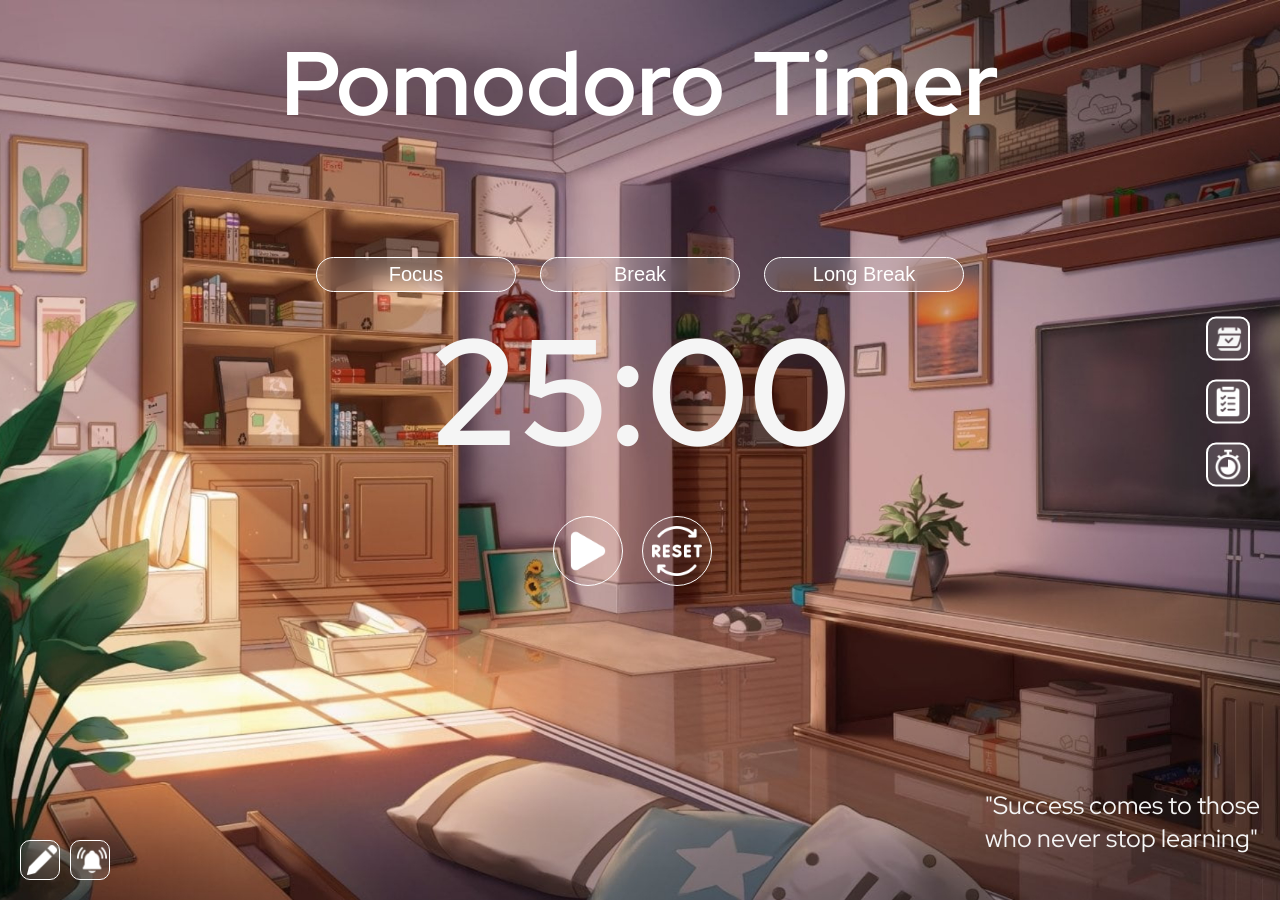
<file: index.html>
<html>
<head>

<link rel="preconnect" href="https://fonts.googleapis.com">
<link rel="preconnect" href="https://fonts.gstatic.com" crossorigin>
<link href="https://fonts.googleapis.com/css2?family=Lilita+One&family=Red+Hat+Display:ital,wght@0,300..900;1,300..900&display=swap" rel="stylesheet">

<link rel="stylesheet" href="css/pomo.css">
<script src="js/pomo.js"></script>

</head>
<body>
    <div id = "d1">
        <h1 class = "d1">Pomodoro Timer</h1>
        <ul class="d1"><br>
            <li class="d1"><a href="calendar.html"><img src="assets/icons/calendar.png"></a></li>
            <li class ="d1" ><a href="todo.html"><img src="assets/icons/todo.png"></a></li>
            <li class = "d1"><img src="assets/icons/timer.png"></li>
        </ul>
    </div>
    <div id= "d2">
        <center>
        <button class = "skip" type="button" onclick = "focus()">Focus</button>
        <button class = "skip" type="button" onclick = "br()">Break</button>
        <button class = "skip" type="button" onclick = "Lbreak()">Long Break</button><br>
        <span id="timer">25:00</span><br>
        <button class = "control" onclick="pp()"><img id="playIcon" src="assets/icons/play.png" width="50"></button>
        <button class="control"  onclick="reset()"><img src="assets/icons/reset.png" width="50"></button>
        </center>
    </div>
    <div id = "d3">
        <button id = "set1" onclick = "edit()"><img id="editimg" src="assets/icons/edit.png"width="30"></button>
        <button id = "set2" onclick = "music()"><img id="musicimg" src="assets/icons/music.png"width="30"></button>
        <p id = motivation>"Success comes to those<br>who never stop learning"</p>
    </div>
</body>
</file>
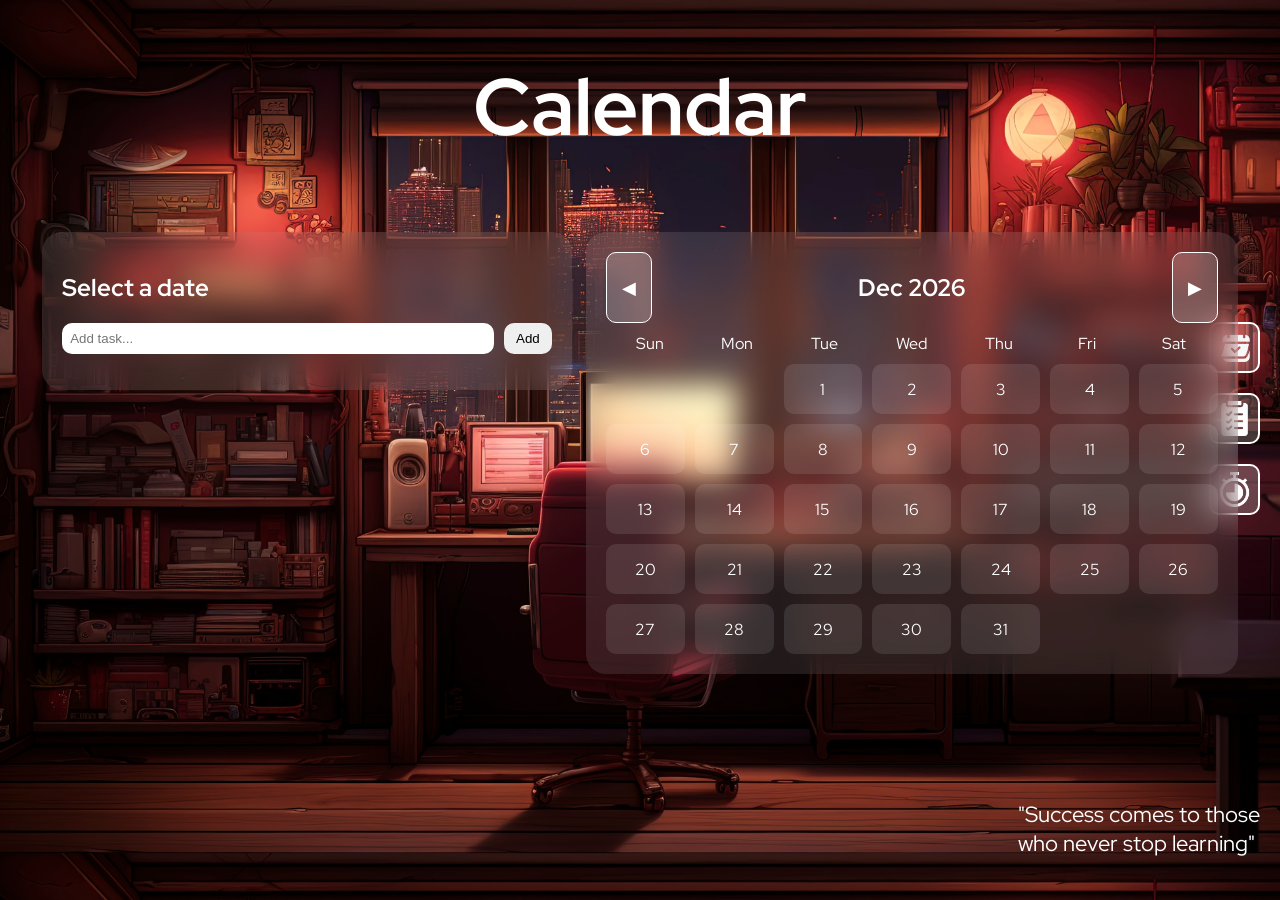
<file: calendar.html>
<!DOCTYPE html>
<html>
<head>

<link href="https://fonts.googleapis.com/css2?family=Red+Hat+Display:wght@300;500;700&display=swap" rel="stylesheet">

<link rel="stylesheet" href="css/calendar.css">


</head>

<body>

<!-- HEADER -->
<div id="d1">
    <center>
  <h1 class="d1">Calendar</h1>
    </center>
  <ul class="d1">
    <li class="d1"><img src="assets/icons/calendar.png"></li>
    <li class ="d1" ><a href="todo.html"><img src="assets/icons/todo.png"></a></li>
    <li class = "d1"><a href="index.html"><img src="assets/icons/timer.png"></a></li>
  </ul>
</div>

<!-- MAIN LAYOUT -->
<div id="main">

  <!-- LEFT: TASK PANEL -->
  <div id="task-panel">
    <h2 id="selected-date">Select a date</h2>

    <div id="task-input">
      <input type="text" id="taskText" placeholder="Add task...">
      <button onclick="addTask()">Add</button>
    </div>

    <ul id="task-list"></ul>
  </div>

  <!-- RIGHT: CALENDAR -->
  <div id="calendar-container">

    <div id="calendar-header">
      <button onclick="prevMonth()">◀</button>
      <h2 id="monthYear"></h2>
      <button onclick="nextMonth()">▶</button>
    </div>

    <div id="days">
      <div>Sun</div><div>Mon</div><div>Tue</div>
      <div>Wed</div><div>Thu</div><div>Fri</div><div>Sat</div>
    </div>

    <div id="dates"></div>

  </div>

</div>

<!-- MOTIVATION -->
<p id="motivation">
"Success comes to those<br>who never stop learning"
</p>

</body>
<script src="js/calendar.js"></script>
</html>
</file>
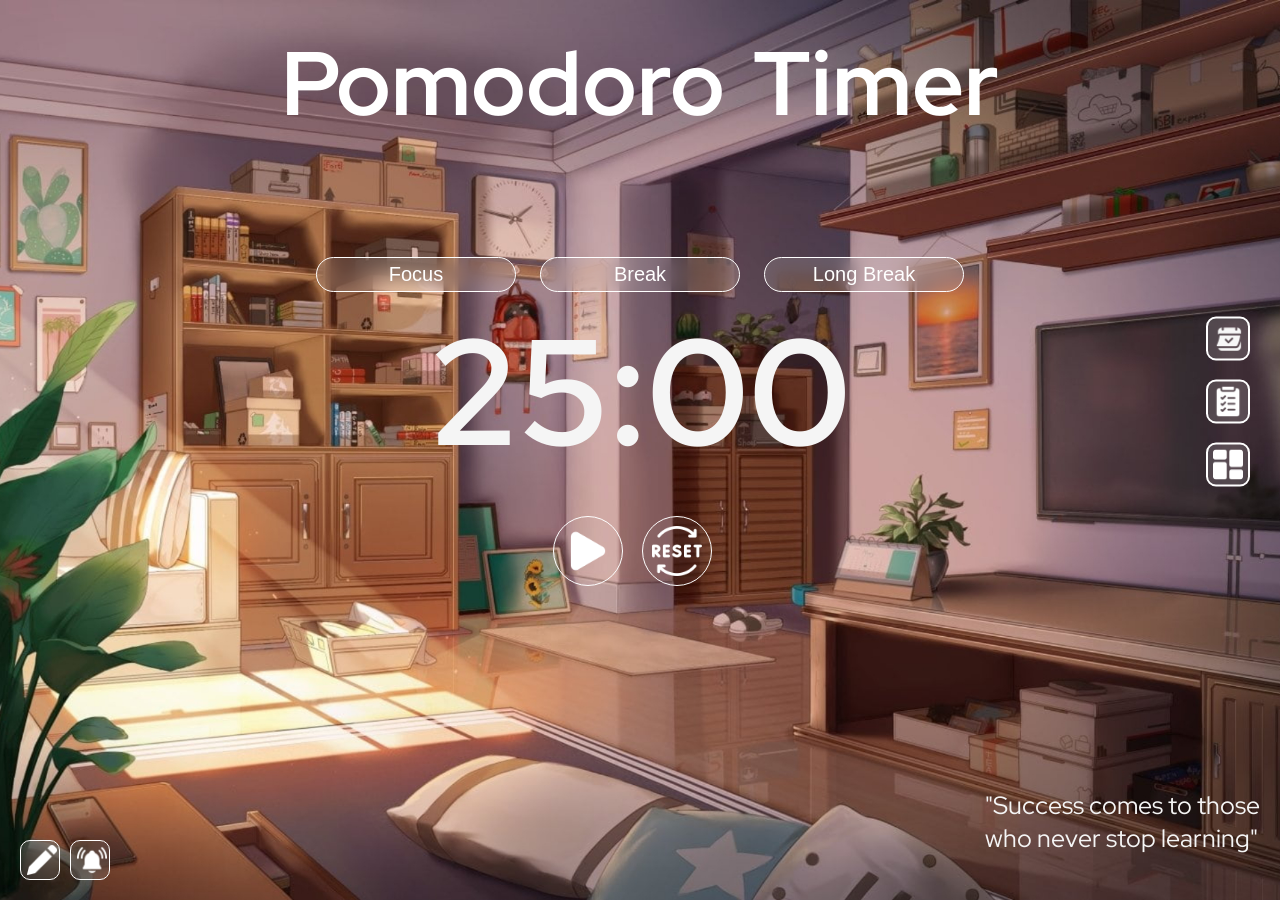
<file: pomo.html>
<html>
<head>

<link rel="preconnect" href="https://fonts.googleapis.com">
<link rel="preconnect" href="https://fonts.gstatic.com" crossorigin>
<link href="https://fonts.googleapis.com/css2?family=Lilita+One&family=Red+Hat+Display:ital,wght@0,300..900;1,300..900&display=swap" rel="stylesheet">

<link rel="stylesheet" href="css/pomo.css">
<script src="js/pomo.js"></script>

</head>
<body>
    <div id = "d1">
        <h1 class = "d1">Pomodoro Timer</h1>
        <ul class="d1"><br>
            <li class="d1"><img src="assets/icons/calendar.png"></li>
            <li class ="d1" ><img src="assets/icons/todo.png"></li>
            <li class = "d1"><img src="assets/icons/dashboard.png"></li>
        </ul>
    </div>
    <div id= "d2">
        <center>
        <button class = "skip" type="button" onclick = "focus()">Focus</button>
        <button class = "skip" type="button" onclick = "br()">Break</button>
        <button class = "skip" type="button" onclick = "Lbreak()">Long Break</button><br>
        <span id="timer">25:00</span><br>
        <button class = "control" onclick="pp()"><img id="playIcon" src="assets/icons/play.png" width="50"></button>
        <button class="control"  onclick="reset()"><img src="assets/icons/reset.png" width="50"></button>
        </center>
    </div>
    <div id = "d3">
        <button id = "set1" onclick = "edit()"><img id="editimg" src="assets/icons/edit.png"width="30"></button>
        <button id = "set2" onclick = "music()"><img id="musicimg" src="assets/icons/music.png"width="30"></button>
        <p id = motivation>"Success comes to those<br>who never stop learning"</p>
    </div>
</body>
</file>
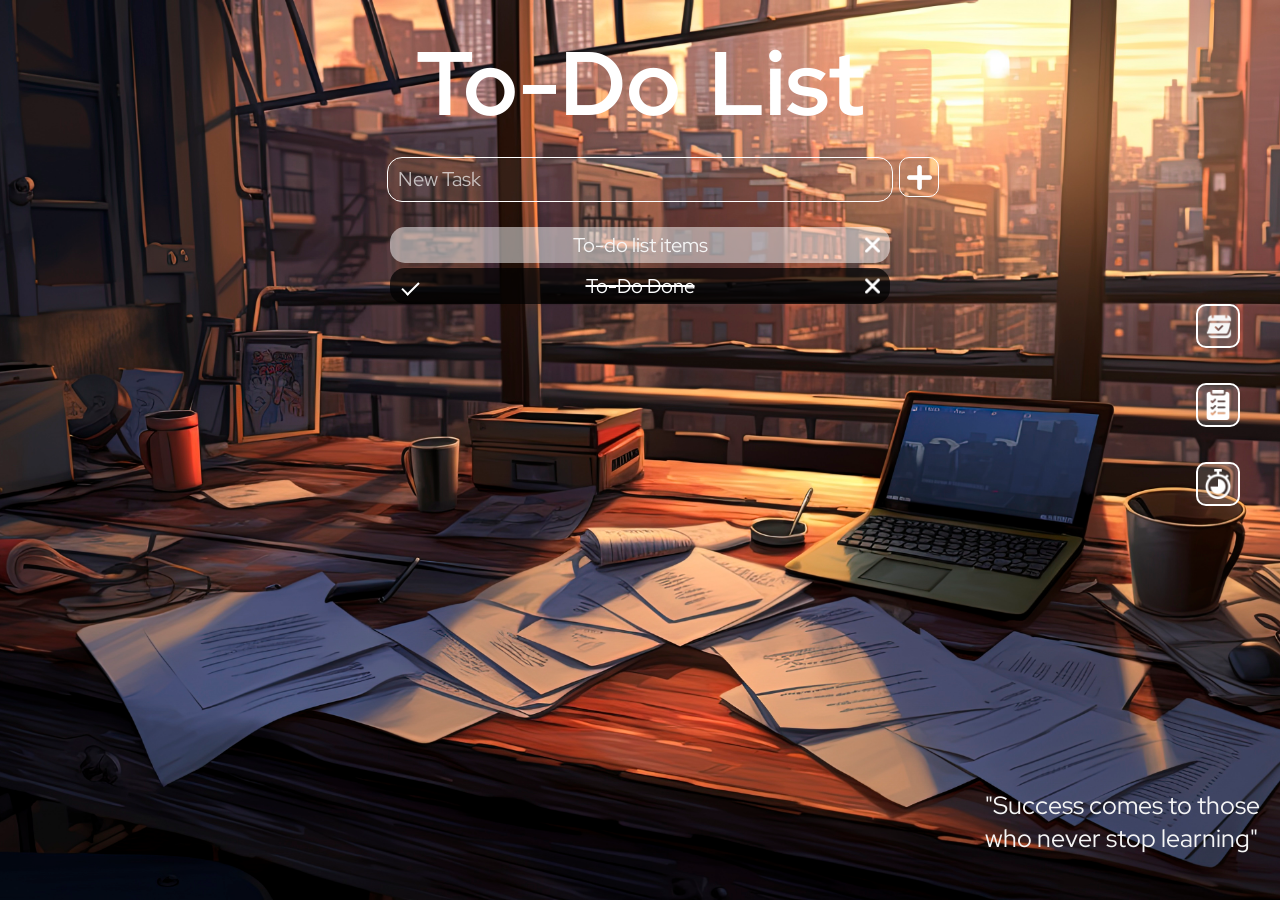
<file: todo.html>
<html>
<head>

<link rel="preconnect" href="https://fonts.googleapis.com">
<link rel="preconnect" href="https://fonts.gstatic.com" crossorigin>
<link href="https://fonts.googleapis.com/css2?family=Lilita+One&family=Red+Hat+Display:ital,wght@0,300..900;1,300..900&display=swap" rel="stylesheet">

<link rel="stylesheet" href="css/todo.css">

</head>
<body>
    <div id = "d1">
        <h1 class = "d1">To-Do List</h1>
        <ul class="d1"><br>
            <li class="d1"><a href="calendar.html"><img src="assets/icons/calendar.png"></a></li>
            <li class ="d1" ><img src="assets/icons/todo.png"></li>
            <li class = "d1"><a href="index.html"><img src="assets/icons/timer.png"></a></li>
        </ul>
    </div>
    <center>
    <div id="todo">
        <input type="text" id="bar" placeholder="New Task">
        <button id="aa" type = "submit"><img src="assets/icons/add.png" width="25"></button>
    </div>
    <ul id = "al">
        <li class="unchecked">To-do list items</li>
        <li class="checked">To-Do Done</li>
    </ul>
    </center>
    <div id = "d3">
        <p id = "motivation">"Success comes to those<br>who never stop learning"</p>
    </div>
</body>
<script src="js/todo.js"></script>
</html>
</file>
<file: css/pomo.css>
body{
    background-color: tomato;
    color: whitesmoke;
    background-image: url("../assets/images/bg.jpg");
    background-position: center;
    background-size: cover;
}
#d1{
       color:white;
       display: flex;
       align-items: center;
}

h1.d1{
     font-family:Red Hat Display;
     /*font-variant: small-caps;*/
     word-spacing: 10px;
     font-size: 90px;
     border: 2px,hidden;
     text-align: center;
     padding: 10px 20px;
     margin: 5px;
     width: 100%;

}
ul.d1 {
  list-style-type: none;
  padding: 10px;
  margin: 0;

  position: fixed;
  top: 43%;
  right: 20px;

  transform: translateY(-50%);

  display: flex;
  flex-direction: column;
  gap: 15px;
}

ul li.d1 img{
  width: 30px;
  height: 30px;
  background: rgba(255, 255, 255, 0.15);
  border: solid 2px white;
  padding: 5px;
  border-radius: 10px;
}

button.skip{
    padding: 5px;
    margin-top:100px;
    margin-left: 10px;
    margin-right: 10px;
    border-radius: 20px;
    width: 200px;
    background: rgba(255, 255, 255, 0.15);
    backdrop-filter: blur(10px);
    border: 1px solid rgba(255, 255, 255, 1);
    color: white;
    font-size: 20px;
}
#timer{
  font-size: 150px;
  font-weight: bold;
  text-align: center;
  font-family: Red Hat Display;;
}
button.control{
    padding: 5px;
    margin-top:25px;
    margin-right:15px;
    border-radius: 70%;
    width: 70px;
    height:70px;
    background: rgba(255, 255, 255, 0.05);
    backdrop-filter: blur(200px);
    -webkit-backdrop-filter: blur(10px);
    border: 1px solid rgba(255, 255, 255, 1);
    color: rgb(255, 0, 0);
}

#set1{
  position: fixed;
  bottom: 20px;
  left: 20px;
  background: rgba(255, 255, 255, 0.1);
  border: 1px solid rgb(255, 255, 255);
  backdrop-filter: blur(10px);
  width: 40px;
  height: 40px;
  border-radius: 10px;
}
#set2{
  position: fixed;
  bottom: 20px;
  left: 70px;
  background: rgba(255, 255, 255, 0.1);
  border: 1px solid rgb(255, 255, 255);
  width: 40px;
  height: 40px;
  border-radius: 10px;
  backdrop-filter: blur(10px);
}
#motivation{
  position: fixed;
  bottom: 20px;
  right: 20px;
  font-family: Red Hat Display;
  font-size: 25px;
}
</file>
<file: css/calendar.css>
body{
    background-image: url("../assets/images/bg2.jpg");
    background-size: cover;
    font-family: 'Red Hat Display', sans-serif;
    color: white;
    font-family: Red Hat Display;;
}

/* HEADER */
#d1{
  align-items: center;
}

h1.d1{
  font-size: 80px;
  width: 100%;
}

/* SIDE NAV */
ul.d1{
  position: fixed;
  top: 45%;
  right: 20px;
  transform: translateY(-50%);
  display: flex;
  flex-direction: column;
  gap: 15px;
}

ul li.d1 img{
  width: 35px;
  height: 35px;
  background: rgba(255,255,255,0.2);
  padding: 6px;
  border-radius: 10px;
  border: 2px solid white;
}

/* MAIN LAYOUT */
#main{
  display: flex;
  justify-content: space-evenly;
  align-items: flex-start;
  padding: 20px;

}

/* TASK PANEL */
#task-panel{
  width: 40%;
  height: 100%;
  background: rgba(255,255,255,0.1);
  backdrop-filter: blur(15px);
  padding: 20px;
  border-radius: 20px;
}

#task-input{
  display: flex;
  gap: 10px;
  margin-top: 10px;
}

#task-input input{
  flex: 1;
  padding: 8px;
  border-radius: 10px;
  border: none;
}

#task-input button{
  padding: 8px 12px;
  border-radius: 10px;
  border: none;
  cursor: pointer;
}

/* TASK LIST */
#task-list li{
  margin-top: 10px;
  display: flex;
  justify-content: space-between;
}

/* CALENDAR */
#calendar-container{
  width: 50%;
  padding: 20px;
  max-width: 650px;
  background: rgba(255,255,255,0.1);
  backdrop-filter: blur(15px);
  border-radius: 20px;
  right: 40px;
}

/* HEADER */
#calendar-header{
  display: flex;
  justify-content: space-between;
}

#calendar-header button{
  background: rgba(255,255,255,0.2);
  color: white;
  border: 1px solid white;
  padding: 10px 15px;
  border-radius: 10px;
  cursor: pointer;
  font-size: 18px;
}

#calendar-header button:hover{
  background: rgba(255,255,255,0.4);
}

/* DAYS */
#days{
  display: grid;
  grid-template-columns: repeat(7,1fr);
  text-align: center;
  margin-top: 10px;
}

/* DATES */
#dates{
  display: grid;
  grid-template-columns: repeat(7,1fr);
  gap: 10px;
  margin-top: 10px;
}

.date{
  height: 50px;
  display: flex;
  align-items: center;
  justify-content: center;
  background: rgba(255,255,255,0.1);
  border-radius: 10px;
  cursor: pointer;
}

.date:hover{
  background: rgba(255,255,255,0.3);
}

.selected{
  background: rgba(255,255,255,0.5);
}

/* MOTIVATION */
#motivation{
  position: fixed;
  bottom: 20px;
  right: 20px;
  font-size: 22px;
}
</file>
<file: css/todo.css>
body{
    background-color: blueviolet;
    color: whitesmoke;
    background-image: url("../assets/images/bg1.jpg");
    background-position: center;
    background-size: cover;
    font-family:Red Hat Display;
}
#d1{
       color:white;
       display: flex;
       align-items: center;
}

h1.d1{
     font-family:Red Hat Display;
     /*font-variant: small-caps;*/
     word-spacing: 10px;
     font-size: 90px;
     border: 2px,hidden;
     text-align: center;
     padding: 10px 20px;
     margin: 5px;
     width: 100%;

}
ul.d1 {
  list-style-type: none;
  padding: 10px;
  margin: 0;

  position: fixed;
  top: 43%;
  right: 20px;

  transform: translateY(-50%);

  display: flex;
  flex-direction: column;
  gap: 15px;
  
}
ul.d1 li{
  display: flex;
  align-items: center;
  gap: 10px;
  background-color: rgba(0,0,0,0);
}
ul li.d1 img{
  width: 30px;
  height: 30px;
  background: rgba(255, 255, 255, 0.15);
  border: solid 2px white;
  padding: 5px;
  border-radius: 10px;
}

#motivation{
  position: fixed;
  bottom: 20px;
  right: 20px;
  font-family: Red Hat Display;
  font-size: 25px;
}
input#bar{
  display: flex;
  gap: 10px;
  padding: 10px;
  border-radius: 15px;
  width: 40%;
  font-size: 20px;
  background: rgba(255, 255, 255, 0.05);
  backdrop-filter: blur(200px);
  -webkit-backdrop-filter: blur(10px);
  border: 1px solid rgba(255, 255, 255, 1);
  color: whitesmoke;

}
::placeholder {
  color: whitesmoke;
  opacity:0.7 ; /* Firefox */
  font-family: Red Hat Display;

}

button#aa{
  padding: 5px;
    margin-top:25px;
    margin-right:15px;
    width: 40px;
    height:40px;
    background: rgba(255, 255, 255, 0.05);
    backdrop-filter: blur(200px);
    -webkit-backdrop-filter: blur(10px);
    border: 1px solid rgba(255, 255, 255, 1);
    color: rgb(255, 0, 0);
    border-radius: 25%;
    padding: 5px;
    margin-top:-45px;
    margin-left: 45%;
    margin-right: 10px;
}

ul#al{
  margin : 10px;
  padding: 10px;
}

ul li{
  cursor: pointer;
  position: relative;
  list-style-type:none ;
  padding: 5px;
  margin: 5px;
  background:rgba(255,255,255, 0.5);
  font-size: 20px;
  transition: 0.2s;
  border-radius: 15px;
  width: 40%;

  /* make the list items unselectable */
  -webkit-user-select: none;
  -moz-user-select: none;
  -ms-user-select: none;
  user-select: none;
}

ul li:hover {
  background: rgba(0, 0, 0, 0.1);
}

ul li.checked {
  background: rgba(0, 0, 0, 0.7);
  color: #fff;
  text-decoration: line-through;
}

ul li.checked::before {
  content: '';
  position: absolute;
  border-color: #fff;
  border-style: solid;
  border-width: 0 2px 2px 0;
  top: 10px;
  left: 16px;
  transform: rotate(45deg);
  height: 15px;
  width: 7px;
}

/* Style the close button */
.close {
  position: absolute;
  right: 10px;
  top: 50%;
  transform: translateY(-50%);
  cursor: pointer;
}

.close img:hover {
  opacity: 0.6;
  transform: scale(1.2);
  transition: 0.2s;
}
</file>
